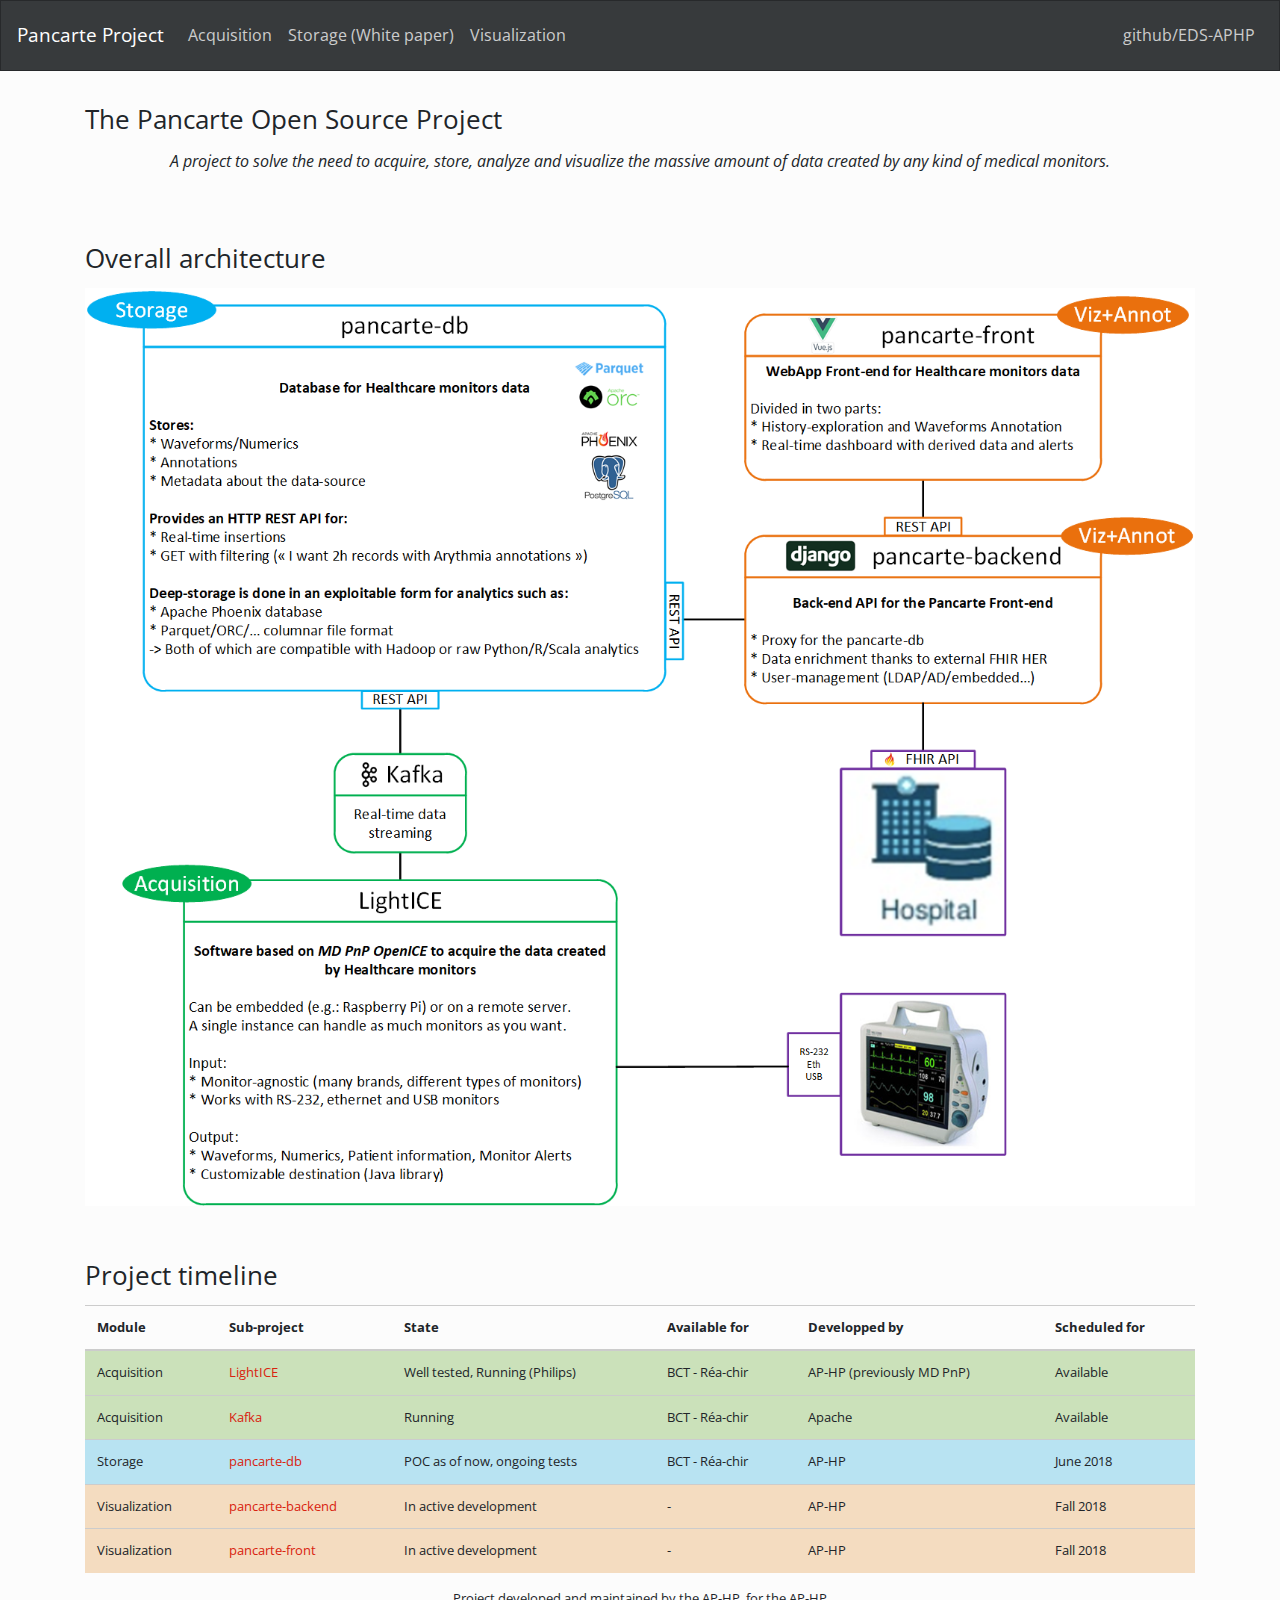
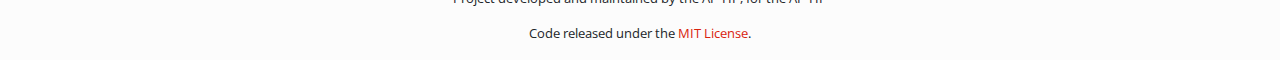
<file: index.html>
<!DOCTYPE html>
<html lang="en">
  <head>
    <meta charset="utf-8">
    <meta name="robots" content="noindex">
    <title>Pancarte</title>
    <meta name="viewport" content="width=device-width, initial-scale=1">
    <meta http-equiv="X-UA-Compatible" content="IE=edge" />
    <link rel="stylesheet" href="bootstrap.min.css" media="screen">
    <link rel="stylesheet" href="custom.css">
  </head>
  <body>
    <div class="navbar navbar-expand-lg fixed-top navbar-dark bg-dark" style="font-size:1.2em">
        <a href="index.html" class="navbar-brand" style="color:#fff;font-size:1.2rem">Pancarte Project</a>
        <button class="navbar-toggler" type="button" data-toggle="collapse" data-target="#navbarColor02" aria-controls="navbarColor02" aria-expanded="false" aria-label="Toggle navigation">
          <span class="navbar-toggler-icon"></span>
        </button>
        <div class="collapse navbar-collapse" id="navbarColor02">
          <ul class="navbar-nav">
            <li class="nav-item">
            <a class="nav-link" href="acquisition.html">Acquisition</a>
            </li>
            <li class="nav-item">
              <a class="nav-link" href="storage.html">Storage (White paper)</a>
            </li>
            <li class="nav-item">
              <a class="nav-link" href="visualization.html">Visualization</a>
      	    </li>
      	  </ul>
          <ul class="nav navbar-nav ml-auto">
            <li class="nav-item">
              <a class="nav-link" href="https://github.com/EDS-APHP" target="_blank">github/EDS-APHP</a>
            </li>
          </ul>
        </div>
    </div>

    <div class="container">
      <div class="bs-docs-section clearfix" style="margin-top:100px;">
        <title>The Pancarte Open Source Project</title>
        <div class="row">
          <div class="col-lg-12">
            <div class="bs-component">
              <blockquote class="blockquote">
                <p class="mb-0 text-center"><i>A project to solve the need to acquire, store, analyze and visualize the massive amount of data created by any kind of medical monitors.</i></p>
              </blockquote>
            </div>
          </div>
        </div>
      </div>
      <title>Overall architecture</title>
      <img src="global.v2-notitle.png" class="img-fluid" alt="Pancarte Architecture" usemap="#archilinks">

      <map name="archilinks">
        <area shape="rect" coords="334,620,510,756" href="acquisition.html"> <!-- Kafka -->
        <area shape="rect" coords="130,790,713,1228" href="acquisition.html"> <!-- LightICE -->
        <area shape="rect" coords="940,940,1234,1160" href="acquisition.html"> <!-- Monitor -->
        <area shape="rect" coords="77,20,778,564" href="storage.html"> <!-- Storage -->
        <area shape="rect" coords="882,10,1362,258" href="visualization.html"> <!-- pancarte-front -->
        <area shape="rect" coords="882,330,1362,560" href="visualization.html"> <!-- pancarte-backend -->
        <area shape="rect" coords="1010,640,1235,865" href="visualization.html"> <!-- Hospital -->
      </map>

      <title>Project timeline</title>
      <table class="table table-hover">
        <thead>
          <tr>
            <th scope="col">Module</th>
            <th scope="col">Sub-project</th>
            <th scope="col">State</th>
            <th scope="col">Available for</th>
            <th scope="col">Developped by</th>
            <th scope="col">Scheduled for</th>
          </tr>
        </thead>
        <tbody>
          <tr class="table-success">
            <td>Acquisition</td>
            <td><a target="_blank" href="https://github.com/EDS-APHP/LightICE">LightICE</a></td>
            <td>Well tested, Running (Philips)</td>
            <td>BCT - Réa-chir</td>
            <td>AP-HP (previously MD PnP)</td>
            <td>Available</td>
          </tr>
          <tr class="table-success">
            <td>Acquisition</td>
            <td><a target="_blank" href="https://kafka.apache.org">Kafka</a></td>
            <td>Running</td>
            <td>BCT - Réa-chir</td>
            <td>Apache</td>
            <td>Available</td>
          </tr>
          <tr class="table-info">
            <td>Storage</td>
            <td><a target="_blank" href="https://github.com/EDS-APHP/pancarte-db">pancarte-db</a></td>
            <td>POC as of now, ongoing tests</td>
            <td>BCT - Réa-chir</td>
            <td>AP-HP</td>
            <td>June 2018</td>
          </tr>
          <tr class="table-danger">
            <td>Visualization</td>
            <td><a target="_blank" href="https://github.com/EDS-APHP/pancarte-backend">pancarte-backend</a></td>
            <td>In active development</td>
            <td>-</td>
            <td>AP-HP</td>
            <td>Fall 2018</td>
          </tr>
          <tr class="table-danger">
            <td>Visualization</td>
            <td><a target="_blank" href="https://github.com/EDS-APHP/pancarte-front">pancarte-front</a></td>
            <td>In active development</td>
            <td>-</td>
            <td>AP-HP</td>
            <td>Fall 2018</td>
          </tr>
        </tbody>
      </table>

      <footer id="footer">
        <div class="row">
          <div class="col-lg-12 text-center">
            <p>Project developed and maintained by the AP-HP, for the AP-HP</p>
            <p>Code released under the <a href="https://opensource.org/licenses/MIT">MIT License</a>.</p>
          </div>
        </div>
      </footer>
    </div>

    <script src="jquery.min.js"></script>
    <script src="bootstrap.min.js"></script>
    <script src="custom.js"></script>
    <script type="text/javascript">
      imageMapResize();
    </script>
  </body>
</html>
</file>
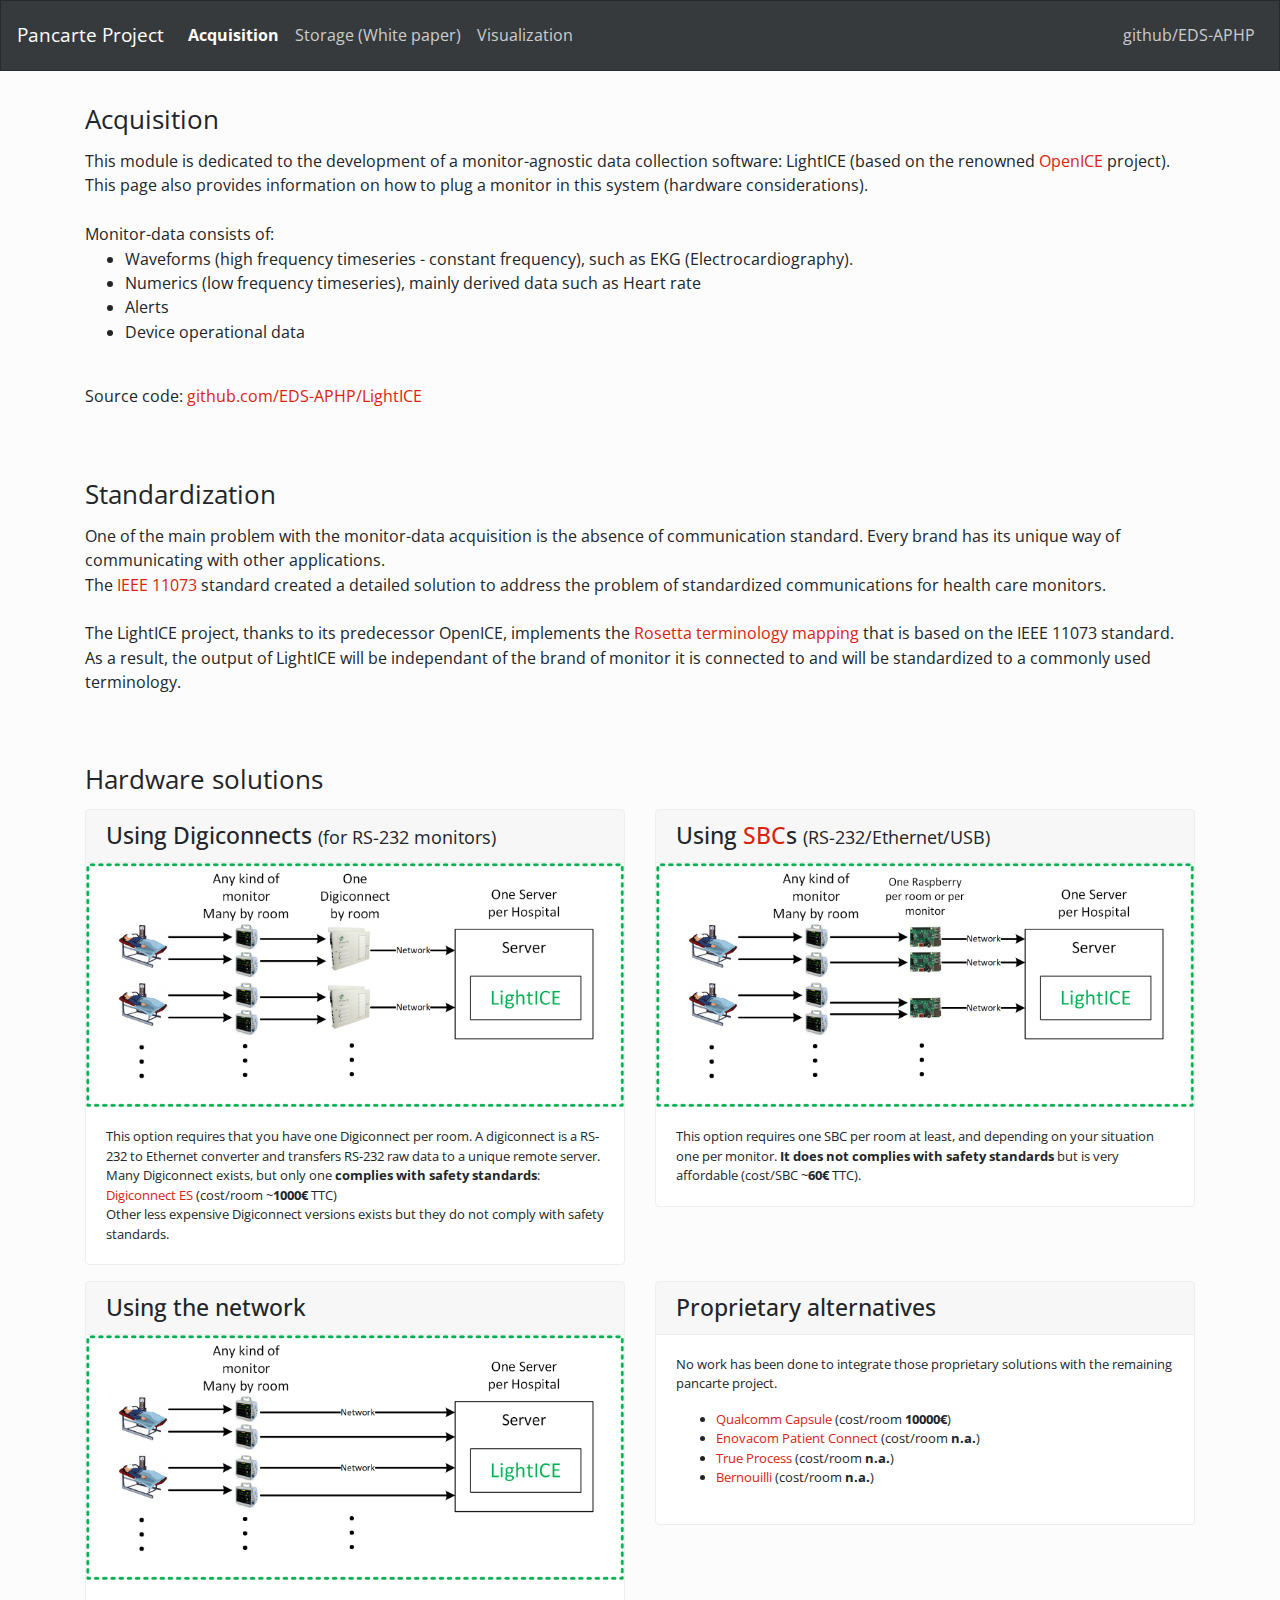
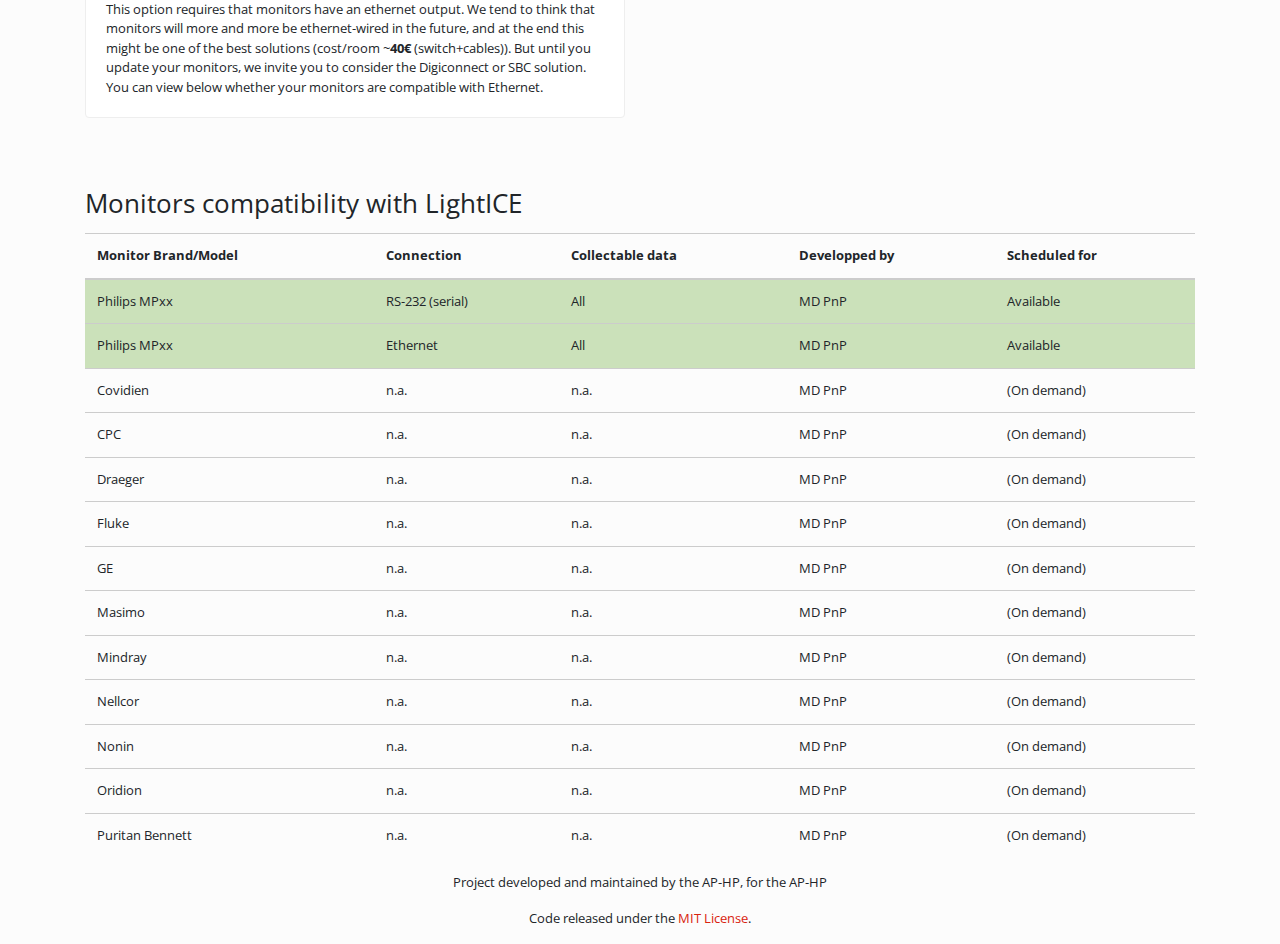
<file: acquisition.html>
<!DOCTYPE html>
<html lang="en">
  <head>
    <meta charset="utf-8">
    <meta name="robots" content="noindex">
    <title>Pancarte - Acquisition</title>
    <meta name="viewport" content="width=device-width, initial-scale=1">
    <meta http-equiv="X-UA-Compatible" content="IE=edge" />
    <link rel="stylesheet" href="bootstrap.min.css" media="screen">
    <link rel="stylesheet" href="custom.css">
  </head>
  <body>
    <div class="navbar navbar-expand-lg fixed-top navbar-dark bg-dark" style="font-size:1.2em">
        <a href="index.html" class="navbar-brand" style="color:#fff;font-size:1.2rem">Pancarte Project</a>
        <button class="navbar-toggler" type="button" data-toggle="collapse" data-target="#navbarColor02" aria-controls="navbarColor02" aria-expanded="false" aria-label="Toggle navigation">
          <span class="navbar-toggler-icon"></span>
        </button>
        <div class="collapse navbar-collapse" id="navbarColor02">
          <ul class="navbar-nav">
            <li class="nav-item">
            <a class="nav-link" href="acquisition.html" style="color:#fff; font-weight: bold">Acquisition</a>
            </li>
            <li class="nav-item">
              <a class="nav-link" href="storage.html">Storage (White paper)</a>
            </li>
            <li class="nav-item">
              <a class="nav-link" href="visualization.html">Visualization</a>
	    </li>
	  </ul>

          <ul class="nav navbar-nav ml-auto">
            <li class="nav-item">
              <a class="nav-link" href="https://github.com/EDS-APHP" target="_blank">github/EDS-APHP</a>
            </li>
          </ul>

        </div>
    </div>

    <div class="container">
      <div class="bs-docs-section clearfix" style="margin-top:100px;">
        <title>Acquisition</title>
        <div class="row">
          <div class="col-lg-12">
            <div class="bs-component">
              <blockquote class="blockquote">
                <p class="mb-0">
                  This module is dedicated to the development of a monitor-agnostic data collection software: LightICE (based on the renowned <a href="https://github.com/mdpnp/mdpnp" target="_blank">OpenICE</a> project).<br>This page also provides information on how to plug a monitor in this system (hardware considerations).
                  <br><br>
                  Monitor-data consists of:
                  <ul>
                    <li>Waveforms (high frequency timeseries - constant frequency), such as EKG (Electrocardiography).</li>
                    <li>Numerics (low frequency timeseries), mainly derived data such as Heart rate</li>
                    <li>Alerts</li>
                    <li>Device operational data</li>
                  </ul>
                  <br>
                  Source code: <a target="_blank" href="https://github.com/EDS-APHP/LightICE">github.com/EDS-APHP/LightICE</a>
                </p>
              </blockquote>
            </div>
          </div>
        </div>
      </div>

      <title>Standardization</title>
      <div class="row">
        <div class="col-lg-12">
          <div class="bs-component">
            <blockquote class="blockquote">
              <p class="mb-0">
                One of the main problem with the monitor-data acquisition is the absence of communication standard. Every brand has its unique way of communicating with other applications.
                <br>
                The <a href="https://en.wikipedia.org/wiki/ISO/IEEE_11073" target="_blank">IEEE 11073</a> standard created a detailed solution to address the problem of standardized communications for health care monitors.
                <br><br>
                The LightICE project, thanks to its predecessor OpenICE, implements the <a href="https://wiki.ihe.net/index.php/PCD_Profile_Rosetta_Terminology_Mapping_Overview" target="_blank">Rosetta terminology mapping</a> that is based on the IEEE 11073 standard.
                As a result, the output of LightICE will be independant of the brand of monitor it is connected to and will be standardized to a commonly used terminology.
              </p>
            </blockquote>
          </div>
        </div>
      </div>

      <title>Hardware solutions</title>
      <div class="row">
        <div class="col-lg-6">
          <div class="card mb-3">
            <h3 class="card-header">Using Digiconnects <small>(for RS-232 monitors)</small></h3>
            <img style="width: 100%; display: block;" src="acquisition-digi.png" alt="Card image">
            <div class="card-body">
              <p class="card-text">This option requires that you have one Digiconnect per room. A digiconnect is a RS-232 to Ethernet converter and transfers RS-232 raw data to a unique remote server. Many Digiconnect exists, but only one <b>complies with safety standards</b>: <a href="https://www.digi.com/products/serial-servers/industrial-hardened-serial-servers/digiconnectes" target="_blank">Digiconnect ES</a> (cost/room ~<b>1000€</b> TTC)<br>
                Other less expensive Digiconnect versions exists but they do not comply with safety standards.
              </p>
            </div>
          </div>
        </div>
        <div class="col-lg-6">
          <div class="card mb-3">
            <h3 class="card-header">Using <a target="_blank" href="https://en.wikipedia.org/wiki/Single-board_computer">SBC</a>s <small>(RS-232/Ethernet/USB)</small></h3>
            <img style="width: 100%; display: block;" src="acquisition-rpi.png" alt="Card image">
            <div class="card-body">
              <p class="card-text">This option requires one SBC per room at least, and depending on your situation one per monitor. <b>It does not complies with safety standards</b> but is very affordable (cost/SBC ~<b>60€</b> TTC).</p>
            </div>
          </div>
        </div>
      </div>

      <div class="row">
        <div class="col-lg-6">
          <div class="card mb-3">
            <h3 class="card-header">Using the network</h3>
            <img style="width: 100%; display: block;" src="acquisition-ethernet.png" alt="Card image">
            <div class="card-body">
              <p class="card-text">This option requires that monitors have an ethernet output. We tend to think that monitors will more and more be ethernet-wired in the future, and at the end this might be one of the best solutions (cost/room ~<b>40€</b> (switch+cables)). But until you update your monitors, we invite you to consider the Digiconnect or SBC solution. You can view below whether your monitors are compatible with Ethernet.
              </p>
            </div>
          </div>
        </div>
        <div class="col-lg-6">
          <div class="card mb-3">
            <h3 class="card-header">Proprietary alternatives</h3>
            <div class="card-body">
              <p class="card-text">
                No work has been done to integrate those proprietary solutions with the remaining pancarte project.
              </p>
              <ul>
                <li><a target="_blank" href="http://www.capsuletech.fr/">Qualcomm Capsule</a> (cost/room <b>10000€</b>)</li>
                <li><a target="_blank" href="https://www.enovacom.fr/landing-page/connexion-appareils-biomedicaux">Enovacom Patient Connect</a> (cost/room <b>n.a.</b>)</li>
                <li><a target="_blank" href="https://www.trueprocess.com">True Process</a> (cost/room <b>n.a.</b>)</li>
                <li><a target="_blank" href="http://bernoullihealth.com/">Bernouilli</a> (cost/room <b>n.a.</b>)</li>
              </ul>
            </div>
          </div>
        </div>
      </div>
      
      <title>Monitors compatibility with LightICE</title>
      <table class="table table-hover">
        <thead>
          <tr>
            <th scope="col">Monitor Brand/Model</th>
            <th scope="col">Connection</th>
            <th scope="col">Collectable data</th>
            <th scope="col">Developped by</th>
            <th scope="col">Scheduled for</th>
          </tr>
        </thead>
        <tbody>
          <tr class="table-success">
            <td>Philips MPxx</td>
            <td>RS-232 (serial)</td>
            <td>All</td>
            <td>MD PnP</td>
            <td>Available</td>
          </tr>
          <tr class="table-success">
            <td>Philips MPxx</td>
            <td>Ethernet</td>
            <td>All</td>
            <td>MD PnP</td>
            <td>Available</td>
          </tr>
          <tr>
            <td>Covidien</td>
            <td>n.a.</td>
            <td>n.a.</td>
            <td>MD PnP</td>
            <td>(On demand)</td>
          </tr>
          <tr>
            <td>CPC</td>
            <td>n.a.</td>
            <td>n.a.</td>
            <td>MD PnP</td>
            <td>(On demand)</td>
          </tr>
          <tr>
            <td>Draeger</td>
            <td>n.a.</td>
            <td>n.a.</td>
            <td>MD PnP</td>
            <td>(On demand)</td>
          </tr>
          <tr>
            <td>Fluke</td>
            <td>n.a.</td>
            <td>n.a.</td>
            <td>MD PnP</td>
            <td>(On demand)</td>
          </tr>
          <tr>
            <td>GE</td>
            <td>n.a.</td>
            <td>n.a.</td>
            <td>MD PnP</td>
            <td>(On demand)</td>
          </tr>
          <tr>
            <td>Masimo</td>
            <td>n.a.</td>
            <td>n.a.</td>
            <td>MD PnP</td>
            <td>(On demand)</td>
          </tr>
          <tr>
            <td>Mindray</td>
            <td>n.a.</td>
            <td>n.a.</td>
            <td>MD PnP</td>
            <td>(On demand)</td>
          </tr>
          <tr>
            <td>Nellcor</td>
            <td>n.a.</td>
            <td>n.a.</td>
            <td>MD PnP</td>
            <td>(On demand)</td>
          </tr>
          <tr>
            <td>Nonin</td>
            <td>n.a.</td>
            <td>n.a.</td>
            <td>MD PnP</td>
            <td>(On demand)</td>
          </tr>
          <tr>
            <td>Oridion</td>
            <td>n.a.</td>
            <td>n.a.</td>
            <td>MD PnP</td>
            <td>(On demand)</td>
          </tr>
          <tr>
            <td>Puritan Bennett</td>
            <td>n.a.</td>
            <td>n.a.</td>
            <td>MD PnP</td>
            <td>(On demand)</td>
          </tr>
        </tbody>
      </table>

      <footer id="footer">
        <div class="row">
          <div class="col-lg-12 text-center">
            <p>Project developed and maintained by the AP-HP, for the AP-HP</p>
            <p>Code released under the <a href="https://opensource.org/licenses/MIT">MIT License</a>.</p>
          </div>
        </div>
      </footer>
    </div>

    <script src="jquery.min.js"></script>
    <script src="bootstrap.min.js"></script>
    <script src="custom.js"></script>
    <script type="text/javascript">
      imageMapResize();
    </script>
  </body>
</html>
</file>
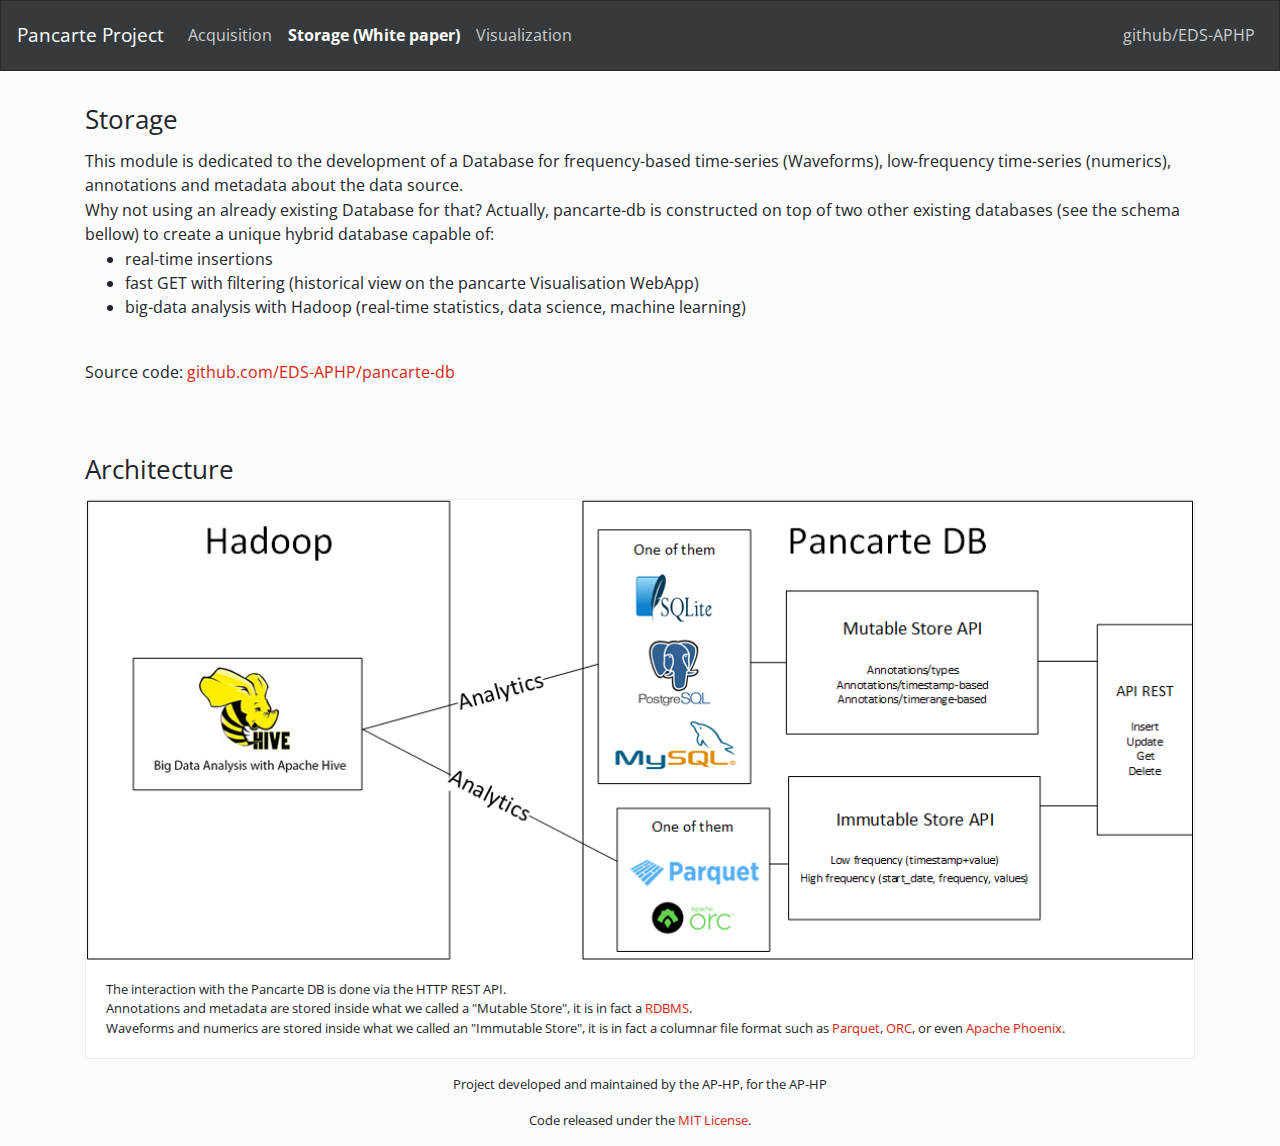
<file: storage.html>
<!DOCTYPE html>
<html lang="en">
  <head>
    <meta charset="utf-8">
    <meta name="robots" content="noindex">
    <title>Pancarte - Storage</title>
    <meta name="viewport" content="width=device-width, initial-scale=1">
    <meta http-equiv="X-UA-Compatible" content="IE=edge" />
    <link rel="stylesheet" href="bootstrap.min.css" media="screen">
    <link rel="stylesheet" href="custom.css">
  </head>
  <body>
    <div class="navbar navbar-expand-lg fixed-top navbar-dark bg-dark" style="font-size:1.2em">
        <a href="index.html" class="navbar-brand" style="color:#fff;font-size:1.2rem">Pancarte Project</a>
        <button class="navbar-toggler" type="button" data-toggle="collapse" data-target="#navbarColor02" aria-controls="navbarColor02" aria-expanded="false" aria-label="Toggle navigation">
          <span class="navbar-toggler-icon"></span>
        </button>
        <div class="collapse navbar-collapse" id="navbarColor02">
          <ul class="navbar-nav">
            <li class="nav-item">
            <a class="nav-link" href="acquisition.html">Acquisition</a>
            </li>
            <li class="nav-item">
              <a class="nav-link" href="storage.html" style="color:#fff; font-weight: bold">Storage (White paper)</a>
            </li>
            <li class="nav-item">
              <a class="nav-link" href="visualization.html">Visualization</a>
	    </li>
	  </ul>

          <ul class="nav navbar-nav ml-auto">
            <li class="nav-item">
              <a class="nav-link" href="https://github.com/EDS-APHP" target="_blank">github/EDS-APHP</a>
            </li>
          </ul>

        </div>
    </div>

    <div class="container">
      <div class="bs-docs-section clearfix" style="margin-top:100px;">
        <title>Storage</title>
        <div class="row">
          <div class="col-lg-12">
            <div class="bs-component">
              <blockquote class="blockquote">
                <p class="mb-0">
                    This module is dedicated to the development of a Database for frequency-based time-series (Waveforms), low-frequency time-series (numerics), annotations and metadata about the data source.<br>
                    Why not using an already existing Database for that? Actually, pancarte-db is constructed on top of two other existing databases (see the schema bellow) to create a unique hybrid database capable of:
                    <ul>
                      <li>real-time insertions</li>
                      <li>fast GET with filtering (historical view on the pancarte Visualisation WebApp)</li>
                      <li>big-data analysis with Hadoop (real-time statistics, data science, machine learning)</li>
                    </ul>
                  <br>
                  Source code: <a target="_blank" href="https://github.com/EDS-APHP/pancarte-db">github.com/EDS-APHP/pancarte-db</a>
                </p>
              </blockquote>
            </div>
          </div>
        </div>
      </div>

      <title>Architecture</title>
      <div class="row">
        <div class="col-lg-12">
          <div class="card mb-3">
            <img style="width: 100%; display: block;" src="architecture.png" alt="Card image">
            <div class="card-body">
              <p class="card-text">
                The interaction with the Pancarte DB is done via the HTTP REST API.<br>
                Annotations and metadata are stored inside what we called a "Mutable Store", it is in fact a <a target="_blank" href="https://en.wikipedia.org/wiki/Relational_database_management_system">RDBMS</a>.<br>
                Waveforms and numerics are stored inside what we called an "Immutable Store", it is in fact a columnar file format such as <a target="_blank" href="https://parquet.apache.org/">Parquet</a>, <a target="_blank" href="https://orc.apache.org/">ORC</a>, or even <a target="_blank" href="https://phoenix.apache.org/">Apache Phoenix</a>.
              </p>
            </div>
          </div>
        </div>
      </div>


      <footer id="footer">
        <div class="row">
          <div class="col-lg-12 text-center">
            <p>Project developed and maintained by the AP-HP, for the AP-HP</p>
            <p>Code released under the <a href="https://opensource.org/licenses/MIT">MIT License</a>.</p>
          </div>
        </div>
      </footer>
    </div>

    <script src="jquery.min.js"></script>
    <script src="bootstrap.min.js"></script>
    <script src="custom.js"></script>
    <script type="text/javascript">
      imageMapResize();
    </script>
  </body>
</html>
</file>
<file: custom.css>
title {
	display: block;
	font-size: 2em;
	margin-top: 50px;
	margin-bottom: 10px;
}
</file>
